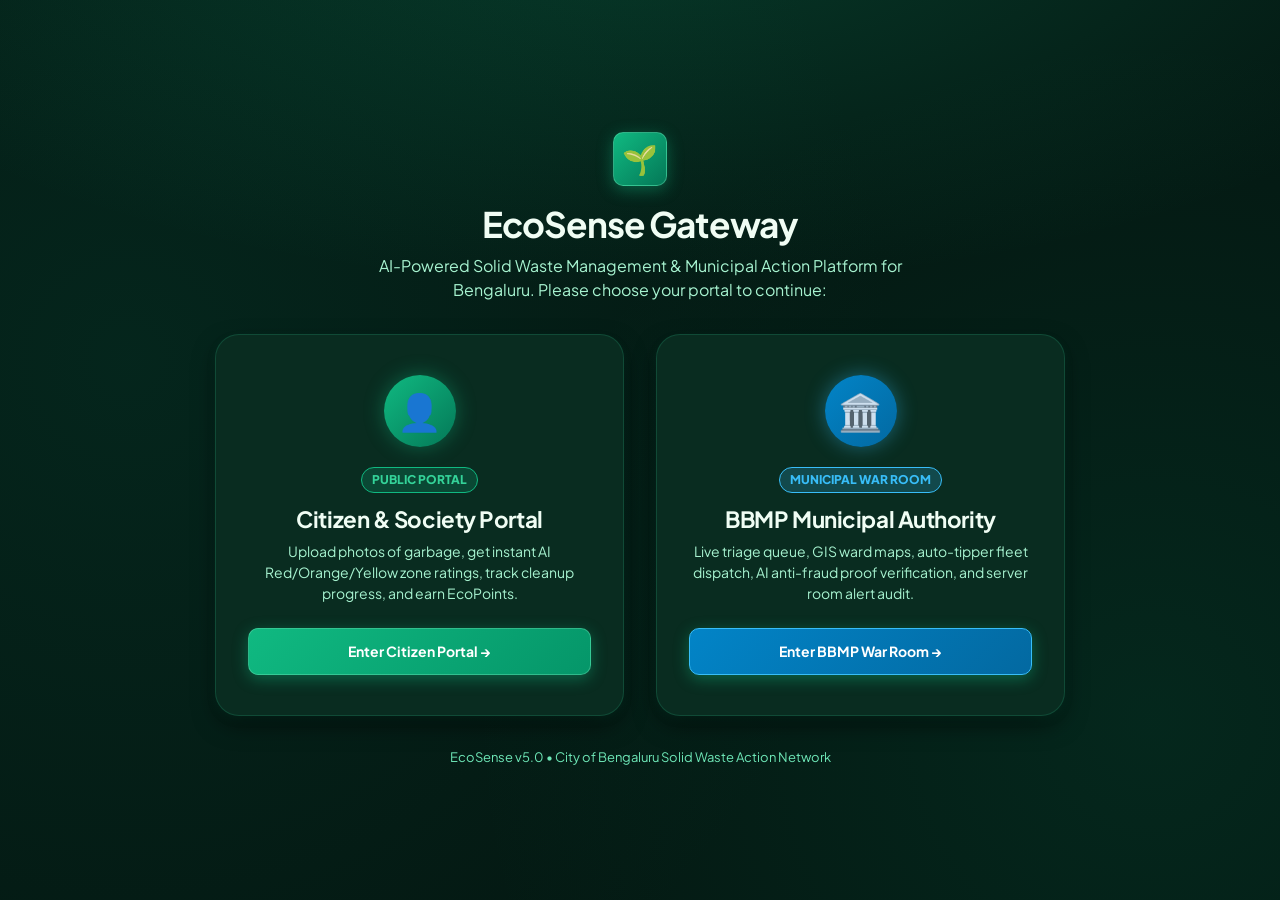
<file: login.html>
<!DOCTYPE html>
<html lang="en">
<head>
  <meta charset="UTF-8">
  <meta name="viewport" content="width=device-width, initial-scale=1.0">
  <title>EcoSense - Choose Your Login Gateway</title>
  <meta name="description" content="Select your portal: Citizen Garbage Reporting or BBMP Municipal Authority Command.">

  <link rel="stylesheet" href="styles/main.css">
  <style>
    .gateway-wrapper {
      min-height: 100vh;
      display: flex;
      flex-direction: column;
      align-items: center;
      justify-content: center;
      padding: 2rem 1.5rem;
    }
    .portal-cards-grid {
      display: grid;
      grid-template-columns: 1fr 1fr;
      gap: 2rem;
      max-width: 850px;
      width: 100%;
      margin-top: 2rem;
    }
    @media (max-width: 768px) {
      .portal-cards-grid {
        grid-template-columns: 1fr;
      }
    }
    .choice-card {
      background: var(--bg-surface);
      border: 1px solid var(--border-subtle);
      border-radius: var(--radius-xl);
      padding: 2.5rem 2rem;
      display: flex;
      flex-direction: column;
      align-items: center;
      text-align: center;
      text-decoration: none;
      box-shadow: var(--shadow-lg);
      transition: all 0.3s cubic-bezier(0.175, 0.885, 0.32, 1.275);
      position: relative;
      overflow: hidden;
    }
    .choice-card:hover {
      transform: translateY(-6px);
      box-shadow: 0 20px 40px rgba(0, 0, 0, 0.7);
    }
    .choice-card.citizen:hover {
      border-color: var(--brand-400);
      box-shadow: 0 15px 35px rgba(16, 185, 129, 0.3);
    }
    .choice-card.bbmp:hover {
      border-color: #38bdf8;
      box-shadow: 0 15px 35px rgba(56, 189, 248, 0.3);
    }
    .portal-avatar {
      width: 72px;
      height: 72px;
      border-radius: 50%;
      display: flex;
      align-items: center;
      justify-content: center;
      font-size: 2.25rem;
      margin-bottom: 1.25rem;
    }
    .portal-avatar.citizen {
      background: linear-gradient(135deg, #10b981, #047857);
      box-shadow: 0 0 20px rgba(16, 185, 129, 0.4);
    }
    .portal-avatar.bbmp {
      background: linear-gradient(135deg, #0284c7, #0369a1);
      box-shadow: 0 0 20px rgba(56, 189, 248, 0.4);
    }
  </style>
</head>
<body>

  <div class="gateway-wrapper">
    <div style="text-align: center; max-width: 600px;">
      <div class="brand-icon" style="margin: 0 auto 1rem; width: 54px; height: 54px; font-size: 1.8rem;">🌱</div>
      <h1 style="font-size: 2.2rem; color: #f0fdf4; letter-spacing: -0.03em;">EcoSense Gateway</h1>
      <p style="font-size: 1rem; color: var(--text-secondary); margin-top: 0.5rem;">
        AI-Powered Solid Waste Management & Municipal Action Platform for Bengaluru. Please choose your portal to continue:
      </p>
    </div>

    <div class="portal-cards-grid">
      <!-- Card 1: Citizen -->
      <a href="login-citizen.html" class="choice-card citizen">
        <div class="portal-avatar citizen">👤</div>
        <span class="auth-badge" style="color:#34d399; background:rgba(16,185,129,0.2); border:1px solid #10b981; padding:0.2rem 0.6rem; border-radius:999px; font-size:0.75rem; font-weight:800; margin-bottom:0.75rem;">
          PUBLIC PORTAL
        </span>
        <h2 style="font-size: 1.4rem; color: #f0fdf4; margin-bottom: 0.5rem;">Citizen & Society Portal</h2>
        <p style="font-size: 0.875rem; color: var(--text-secondary); line-height: 1.5; margin-bottom: 1.5rem;">
          Upload photos of garbage, get instant AI Red/Orange/Yellow zone ratings, track cleanup progress, and earn EcoPoints.
        </p>
        <div class="btn btn-primary" style="width: 100%;">
          Enter Citizen Portal &rarr;
        </div>
      </a>

      <!-- Card 2: BBMP -->
      <a href="login-bbmp.html" class="choice-card bbmp">
        <div class="portal-avatar bbmp">🏛️</div>
        <span class="auth-badge" style="color:#38bdf8; background:rgba(56,189,248,0.2); border:1px solid #38bdf8; padding:0.2rem 0.6rem; border-radius:999px; font-size:0.75rem; font-weight:800; margin-bottom:0.75rem;">
          MUNICIPAL WAR ROOM
        </span>
        <h2 style="font-size: 1.4rem; color: #f0fdf4; margin-bottom: 0.5rem;">BBMP Municipal Authority</h2>
        <p style="font-size: 0.875rem; color: var(--text-secondary); line-height: 1.5; margin-bottom: 1.5rem;">
          Live triage queue, GIS ward maps, auto-tipper fleet dispatch, AI anti-fraud proof verification, and server room alert audit.
        </p>
        <div class="btn btn-primary" style="width: 100%; background: linear-gradient(135deg, #0284c7, #0369a1); border-color: #38bdf8;">
          Enter BBMP War Room &rarr;
        </div>
      </a>
    </div>

    <div style="margin-top: 2rem; color: var(--text-tertiary); font-size: 0.8125rem;">
      EcoSense v5.0 • City of Bengaluru Solid Waste Action Network
    </div>
  </div>

</body>
</html>
</file>
<file: styles/main.css>
/* ==========================================================================
   EcoSense Design System & Stylesheet
   Lush Botanical Emerald & Sage Eco-Green Theme
   ========================================================================== */

@import url('https://fonts.googleapis.com/css2?family=Plus+Jakarta+Sans:wght@300;400;500;600;700;800&family=JetBrains+Mono:wght@400;500;600&display=swap');

:root {
  /* Core Botanical Green Palette */
  --brand-50: #f0fdf4;
  --brand-100: #dcfce7;
  --brand-200: #bbf7d0;
  --brand-300: #86efac;
  --brand-400: #4ade80;
  --brand-500: #10b981;
  --brand-600: #059669;
  --brand-700: #047857;
  --brand-800: #065f46;
  --brand-900: #064e3b;
  --brand-950: #022c22;

  /* Zone Severity Colors (High Contrast on Green) */
  --zone-red: #ef4444;
  --zone-red-bg: rgba(239, 68, 68, 0.16);
  --zone-red-border: rgba(239, 68, 68, 0.45);
  
  --zone-orange: #f97316;
  --zone-orange-bg: rgba(249, 115, 22, 0.16);
  --zone-orange-border: rgba(249, 115, 22, 0.45);

  --zone-yellow: #eab308;
  --zone-yellow-bg: rgba(234, 179, 8, 0.16);
  --zone-yellow-border: rgba(234, 179, 8, 0.45);

  --zone-green: #10b981;
  --zone-green-bg: rgba(16, 185, 129, 0.2);
  --zone-green-border: rgba(16, 185, 129, 0.5);

  /* Deep Botanical Forest Surfaces */
  --bg-body: #041812;
  --bg-surface: #092c20;
  --bg-surface-elevated: #0f3c2d;
  --bg-surface-glass: rgba(8, 38, 28, 0.88);
  --bg-surface-subtle: rgba(52, 211, 153, 0.05);

  --text-primary: #f0fdf4;
  --text-secondary: #a7f3d0;
  --text-tertiary: #6ee7b7;
  --border-subtle: rgba(52, 211, 153, 0.18);
  --border-focus: rgba(52, 211, 153, 0.6);

  /* BBMP Municipal Accents */
  --bbmp-navy: #0e3b43;
  --bbmp-accent: #38bdf8;
  --bbmp-gold: #fbbf24;

  /* Elevation Shadows & Green Glow */
  --shadow-sm: 0 1px 2px 0 rgba(0, 0, 0, 0.4);
  --shadow-md: 0 4px 10px -1px rgba(0, 0, 0, 0.5), 0 2px 4px -2px rgba(4, 120, 87, 0.2);
  --shadow-lg: 0 10px 25px -3px rgba(0, 0, 0, 0.6), 0 4px 12px -4px rgba(16, 185, 129, 0.25);
  --shadow-glow-emerald: 0 0 24px rgba(16, 185, 129, 0.35);
  --shadow-glow-red: 0 0 20px rgba(239, 68, 68, 0.5);
  --shadow-glow-green: 0 0 24px rgba(16, 185, 129, 0.5);

  /* Layout & Sizing */
  --radius-sm: 6px;
  --radius-md: 10px;
  --radius-lg: 16px;
  --radius-xl: 24px;
  --radius-full: 9999px;
  --font-sans: 'Plus Jakarta Sans', -apple-system, BlinkMacSystemFont, 'Segoe UI', Roboto, sans-serif;
  --font-mono: 'JetBrains Mono', monospace;
  --header-height: 72px;
}

/* Reset & Box Sizing */
*, *::before, *::after {
  box-sizing: border-box;
  margin: 0;
  padding: 0;
}

body {
  font-family: var(--font-sans);
  background-color: var(--bg-body);
  background-image: 
    radial-gradient(ellipse 100% 60% at 50% -10%, rgba(16, 185, 129, 0.2) 0%, transparent 70%),
    radial-gradient(circle at 90% 80%, rgba(5, 150, 105, 0.12) 0%, transparent 50%),
    radial-gradient(circle at 10% 40%, rgba(6, 78, 59, 0.25) 0%, transparent 60%);
  background-attachment: fixed;
  color: var(--text-primary);
  line-height: 1.5;
  min-height: 100vh;
  overflow-x: hidden;
  -webkit-font-smoothing: antialiased;
}

/* Base Typography */
h1, h2, h3, h4, h5, h6 {
  font-weight: 700;
  color: var(--text-primary);
  line-height: 1.25;
  letter-spacing: -0.02em;
}

p {
  color: var(--text-secondary);
}

a {
  color: var(--brand-400);
  text-decoration: none;
  transition: color 0.2s ease;
}
a:hover {
  color: var(--brand-300);
}

button, input, select, textarea {
  font-family: inherit;
  font-size: inherit;
  color: inherit;
}

/* ==========================================================================
   Header & Role Switcher
   ========================================================================== */
.site-header {
  position: sticky;
  top: 0;
  z-index: 1000;
  height: var(--header-height);
  background: var(--bg-surface-glass);
  backdrop-filter: blur(20px);
  border-bottom: 1px solid var(--border-subtle);
  display: flex;
  align-items: center;
  justify-content: space-between;
  padding: 0 1.5rem;
  box-shadow: 0 4px 20px rgba(0, 0, 0, 0.3);
}

.header-brand {
  display: flex;
  align-items: center;
  gap: 0.75rem;
}

.brand-icon {
  width: 40px;
  height: 40px;
  background: linear-gradient(135deg, #10b981, #047857);
  border: 1px solid rgba(110, 231, 183, 0.4);
  border-radius: var(--radius-md);
  display: flex;
  align-items: center;
  justify-content: center;
  color: #fff;
  font-size: 1.35rem;
  box-shadow: 0 4px 16px rgba(16, 185, 129, 0.4);
}

.brand-text h1 {
  font-size: 1.35rem;
  font-weight: 800;
  letter-spacing: -0.03em;
  display: flex;
  align-items: center;
  gap: 0.45rem;
  color: #f0fdf4;
}

.brand-tag {
  font-size: 0.65rem;
  font-weight: 800;
  text-transform: uppercase;
  background: rgba(16, 185, 129, 0.25);
  color: #6ee7b7;
  padding: 0.2rem 0.5rem;
  border-radius: var(--radius-full);
  border: 1px solid #10b981;
  letter-spacing: 0.06em;
}

.header-nav {
  display: flex;
  align-items: center;
  background: rgba(6, 78, 59, 0.4);
  padding: 0.3rem;
  border-radius: var(--radius-full);
  border: 1px solid var(--border-subtle);
  gap: 0.25rem;
}

.nav-tab {
  background: transparent;
  border: none;
  color: var(--text-secondary);
  padding: 0.5rem 1.1rem;
  font-size: 0.875rem;
  font-weight: 600;
  border-radius: var(--radius-full);
  cursor: pointer;
  display: flex;
  align-items: center;
  gap: 0.5rem;
  transition: all 0.2s ease;
}

.nav-tab:hover {
  color: #fff;
  background: rgba(16, 185, 129, 0.15);
}

.nav-tab.active {
  background: linear-gradient(135deg, #0f4c3a, #065f46);
  color: #f0fdf4;
  border: 1px solid rgba(52, 211, 153, 0.3);
  box-shadow: 0 2px 10px rgba(0, 0, 0, 0.3);
}

.header-actions {
  display: flex;
  align-items: center;
  gap: 0.75rem;
}

/* Dual Role Toggle Switch */
.role-toggle-wrapper {
  display: flex;
  align-items: center;
  background: rgba(4, 24, 18, 0.7);
  padding: 0.25rem;
  border-radius: var(--radius-full);
  border: 1px solid var(--border-subtle);
}

.role-btn {
  display: flex;
  align-items: center;
  gap: 0.4rem;
  padding: 0.45rem 0.95rem;
  font-size: 0.8125rem;
  font-weight: 700;
  border: none;
  background: transparent;
  color: var(--text-secondary);
  border-radius: var(--radius-full);
  cursor: pointer;
  transition: all 0.25s ease;
}

.role-btn.active.citizen-role {
  background: linear-gradient(135deg, #10b981, #059669);
  color: #fff;
  box-shadow: 0 2px 12px rgba(16, 185, 129, 0.4);
}

.role-btn.active.bbmp-role {
  background: linear-gradient(135deg, #0284c7, #0369a1);
  color: #fff;
  box-shadow: 0 2px 12px rgba(2, 132, 199, 0.4);
}

.ecopoints-pill {
  display: flex;
  align-items: center;
  gap: 0.45rem;
  background: rgba(234, 179, 8, 0.15);
  border: 1px solid rgba(234, 179, 8, 0.4);
  color: #fde047;
  font-weight: 800;
  font-size: 0.8125rem;
  padding: 0.45rem 0.85rem;
  border-radius: var(--radius-full);
  box-shadow: 0 0 12px rgba(234, 179, 8, 0.2);
}

/* ==========================================================================
   Layout Containers
   ========================================================================== */
.main-container {
  max-width: 1440px;
  margin: 0 auto;
  padding: 1.75rem 1.5rem;
}

.view-section {
  display: none;
  animation: fadeIn 0.3s ease forwards;
}

.view-section.active {
  display: block;
}

@keyframes fadeIn {
  from { opacity: 0; transform: translateY(8px); }
  to { opacity: 1; transform: translateY(0); }
}

/* Quick Status Banners */
.banner-grid {
  display: grid;
  grid-template-columns: repeat(auto-fit, minmax(220px, 1fr));
  gap: 1.15rem;
  margin-bottom: 1.75rem;
}

.stat-card {
  background: var(--bg-surface);
  border: 1px solid var(--border-subtle);
  border-radius: var(--radius-lg);
  padding: 1.35rem;
  display: flex;
  align-items: center;
  gap: 1rem;
  position: relative;
  overflow: hidden;
  box-shadow: var(--shadow-md);
  transition: transform 0.2s ease, border-color 0.2s ease;
}

.stat-card::before {
  content: '';
  position: absolute;
  top: 0;
  left: 0;
  right: 0;
  height: 2px;
  background: linear-gradient(90deg, transparent, rgba(52, 211, 153, 0.4), transparent);
}

.stat-card:hover {
  transform: translateY(-2px);
  border-color: rgba(52, 211, 153, 0.35);
  box-shadow: var(--shadow-lg), var(--shadow-glow-emerald);
}

.stat-icon {
  width: 50px;
  height: 50px;
  border-radius: var(--radius-md);
  display: flex;
  align-items: center;
  justify-content: center;
  font-size: 1.6rem;
}

.stat-icon.red { background: var(--zone-red-bg); color: var(--zone-red); border: 1px solid var(--zone-red-border); }
.stat-icon.orange { background: var(--zone-orange-bg); color: var(--zone-orange); border: 1px solid var(--zone-orange-border); }
.stat-icon.yellow { background: var(--zone-yellow-bg); color: var(--zone-yellow); border: 1px solid var(--zone-yellow-border); }
.stat-icon.green { background: var(--zone-green-bg); color: var(--zone-green); border: 1px solid var(--zone-green-border); }
.stat-icon.blue { background: rgba(56, 189, 248, 0.15); color: #38bdf8; border: 1px solid rgba(56, 189, 248, 0.35); }

.stat-data h3 {
  font-size: 1.6rem;
  font-weight: 800;
  line-height: 1;
  color: #f0fdf4;
}

.stat-data p {
  font-size: 0.8125rem;
  font-weight: 600;
  margin-top: 0.3rem;
  color: var(--text-secondary);
}

/* ==========================================================================
   Citizen Reporting Hub
   ========================================================================== */
.reporting-grid {
  display: grid;
  grid-template-columns: 1.15fr 0.85fr;
  gap: 1.5rem;
  margin-bottom: 2rem;
}

@media (max-width: 1024px) {
  .reporting-grid {
    grid-template-columns: 1fr;
  }
}

.panel-card {
  background: var(--bg-surface);
  border: 1px solid var(--border-subtle);
  border-radius: var(--radius-xl);
  padding: 1.75rem;
  position: relative;
  box-shadow: var(--shadow-lg);
}

.panel-header {
  display: flex;
  align-items: center;
  justify-content: space-between;
  margin-bottom: 1.25rem;
  padding-bottom: 0.85rem;
  border-bottom: 1px solid var(--border-subtle);
}

.panel-title {
  display: flex;
  align-items: center;
  gap: 0.65rem;
  font-size: 1.15rem;
  font-weight: 700;
  color: #f0fdf4;
}

.panel-title .icon-badge {
  width: 34px;
  height: 34px;
  border-radius: var(--radius-sm);
  background: rgba(16, 185, 129, 0.2);
  color: #34d399;
  display: flex;
  align-items: center;
  justify-content: center;
  border: 1px solid rgba(52, 211, 153, 0.3);
}

/* Upload Dropzone */
.upload-dropzone {
  border: 2px dashed rgba(52, 211, 153, 0.3);
  border-radius: var(--radius-lg);
  padding: 2rem 1.5rem;
  text-align: center;
  cursor: pointer;
  transition: all 0.25s ease;
  background: rgba(4, 24, 18, 0.5);
  position: relative;
}

.upload-dropzone:hover, .upload-dropzone.dragover {
  border-color: var(--brand-400);
  background: rgba(16, 185, 129, 0.08);
  box-shadow: 0 0 20px rgba(16, 185, 129, 0.15);
}

.dropzone-content {
  display: flex;
  flex-direction: column;
  align-items: center;
  gap: 0.75rem;
}

.dropzone-icon {
  font-size: 2.75rem;
  color: var(--brand-400);
}

.dropzone-hint {
  font-size: 0.75rem;
  color: var(--text-tertiary);
}

/* Sample Quick Presets */
.preset-section {
  margin-top: 1rem;
}
.preset-label {
  font-size: 0.75rem;
  font-weight: 700;
  text-transform: uppercase;
  color: var(--text-tertiary);
  letter-spacing: 0.05em;
  margin-bottom: 0.5rem;
}
.preset-pills {
  display: flex;
  flex-wrap: wrap;
  gap: 0.5rem;
}
.preset-pill {
  background: var(--bg-surface-elevated);
  border: 1px solid var(--border-subtle);
  color: var(--text-secondary);
  font-size: 0.75rem;
  font-weight: 600;
  padding: 0.4rem 0.8rem;
  border-radius: var(--radius-full);
  cursor: pointer;
  transition: all 0.2s ease;
}
.preset-pill:hover {
  border-color: var(--brand-400);
  color: #fff;
  background: rgba(16, 185, 129, 0.2);
}

/* Form Controls */
.form-group {
  margin-top: 1.25rem;
}
.form-label {
  display: block;
  font-size: 0.8125rem;
  font-weight: 600;
  margin-bottom: 0.4rem;
  color: var(--text-secondary);
}
.form-input, .form-select, .form-textarea {
  width: 100%;
  background: var(--bg-surface-elevated);
  border: 1px solid var(--border-subtle);
  border-radius: var(--radius-md);
  padding: 0.7rem 0.9rem;
  color: var(--text-primary);
  font-size: 0.875rem;
  transition: border-color 0.2s ease, box-shadow 0.2s ease;
}
.form-input:focus, .form-select:focus, .form-textarea:focus {
  outline: none;
  border-color: var(--brand-400);
  box-shadow: 0 0 0 3px rgba(52, 211, 153, 0.25);
}
.form-row {
  display: grid;
  grid-template-columns: 1fr 1fr;
  gap: 1rem;
}
@media (max-width: 640px) {
  .form-row {
    grid-template-columns: 1fr;
  }
}

.gps-badge {
  display: inline-flex;
  align-items: center;
  gap: 0.35rem;
  font-size: 0.75rem;
  font-weight: 700;
  color: var(--brand-400);
  background: rgba(16, 185, 129, 0.15);
  padding: 0.25rem 0.6rem;
  border-radius: var(--radius-sm);
  border: 1px solid rgba(52, 211, 153, 0.3);
  margin-top: 0.35rem;
}

/* ==========================================================================
   AI Vision Inspection Scanner
   ========================================================================== */
.ai-preview-container {
  position: relative;
  width: 100%;
  aspect-ratio: 16/10;
  background: #02120e;
  border-radius: var(--radius-lg);
  overflow: hidden;
  border: 1px solid var(--border-subtle);
  display: flex;
  align-items: center;
  justify-content: center;
}

.ai-preview-img {
  width: 100%;
  height: 100%;
  object-fit: cover;
  display: block;
}

/* Radar Scan Line */
.ai-scan-laser {
  position: absolute;
  top: 0;
  left: 0;
  width: 100%;
  height: 3px;
  background: linear-gradient(90deg, transparent, #34d399, #10b981, transparent);
  box-shadow: 0 0 15px #34d399, 0 0 30px #10b981;
  z-index: 10;
  animation: laserScan 2.5s infinite ease-in-out;
  display: none;
}

.ai-scanning .ai-scan-laser {
  display: block;
}

@keyframes laserScan {
  0% { top: 0%; opacity: 0.8; }
  50% { top: 96%; opacity: 1; }
  100% { top: 0%; opacity: 0.8; }
}

/* AI Detection Bounding Boxes Overlay */
.ai-bbox-layer {
  position: absolute;
  inset: 0;
  pointer-events: none;
  z-index: 5;
}

.bbox-tag {
  position: absolute;
  border: 2px solid;
  border-radius: 4px;
  transition: all 0.3s ease;
  animation: popBbox 0.4s cubic-bezier(0.175, 0.885, 0.32, 1.275);
}

.bbox-tag.red {
  border-color: var(--zone-red);
  background: rgba(239, 68, 68, 0.2);
}
.bbox-tag.orange {
  border-color: var(--zone-orange);
  background: rgba(249, 115, 22, 0.2);
}
.bbox-tag.yellow {
  border-color: var(--zone-yellow);
  background: rgba(234, 179, 8, 0.2);
}

.bbox-label {
  position: absolute;
  top: -24px;
  left: -2px;
  font-size: 0.65rem;
  font-weight: 700;
  padding: 2px 6px;
  border-radius: 3px;
  color: #fff;
  white-space: nowrap;
  font-family: var(--font-mono);
  letter-spacing: 0.02em;
}

.bbox-tag.red .bbox-label { background: var(--zone-red); }
.bbox-tag.orange .bbox-label { background: var(--zone-orange); }
.bbox-tag.yellow .bbox-label { background: var(--zone-yellow); }

@keyframes popBbox {
  from { transform: scale(0.9); opacity: 0; }
  to { transform: scale(1); opacity: 1; }
}

/* AI Score Breakdown & Zone Result Card */
.ai-results-panel {
  margin-top: 1.25rem;
  background: var(--bg-surface-elevated);
  border-radius: var(--radius-lg);
  padding: 1.25rem;
  border: 1px solid var(--border-subtle);
}

.zone-badge-card {
  display: flex;
  align-items: center;
  justify-content: space-between;
  padding: 1rem;
  border-radius: var(--radius-md);
  margin-bottom: 1rem;
  border: 1px solid transparent;
}

.zone-badge-card.red {
  background: var(--zone-red-bg);
  border-color: var(--zone-red-border);
}
.zone-badge-card.orange {
  background: var(--zone-orange-bg);
  border-color: var(--zone-orange-border);
}
.zone-badge-card.yellow {
  background: var(--zone-yellow-bg);
  border-color: var(--zone-yellow-border);
}

.zone-title-group {
  display: flex;
  align-items: center;
  gap: 0.75rem;
}

.zone-indicator-pulse {
  width: 14px;
  height: 14px;
  border-radius: 50%;
  position: relative;
}
.zone-badge-card.red .zone-indicator-pulse { background: var(--zone-red); box-shadow: 0 0 12px var(--zone-red); }
.zone-badge-card.orange .zone-indicator-pulse { background: var(--zone-orange); box-shadow: 0 0 12px var(--zone-orange); }
.zone-badge-card.yellow .zone-indicator-pulse { background: var(--zone-yellow); box-shadow: 0 0 12px var(--zone-yellow); }

.zone-name {
  font-weight: 800;
  font-size: 1.1rem;
}
.zone-badge-card.red .zone-name { color: #fca5a5; }
.zone-badge-card.orange .zone-name { color: #fdba74; }
.zone-badge-card.yellow .zone-name { color: #fef08a; }

.sla-pill {
  font-size: 0.75rem;
  font-weight: 700;
  padding: 0.35rem 0.75rem;
  border-radius: var(--radius-full);
  background: rgba(0, 0, 0, 0.5);
  color: #fff;
  border: 1px solid rgba(255, 255, 255, 0.2);
}

/* Material Progress Bars */
.material-breakdown {
  display: flex;
  flex-direction: column;
  gap: 0.6rem;
}

.mat-item {
  display: grid;
  grid-template-columns: 90px 1fr 40px;
  align-items: center;
  gap: 0.75rem;
  font-size: 0.75rem;
  font-weight: 600;
}

.mat-bar-bg {
  height: 7px;
  background: rgba(0, 0, 0, 0.4);
  border-radius: var(--radius-full);
  overflow: hidden;
  border: 1px solid rgba(52, 211, 153, 0.15);
}

.mat-bar-fill {
  height: 100%;
  border-radius: var(--radius-full);
  transition: width 0.8s ease;
}

/* Action Buttons */
.btn {
  display: inline-flex;
  align-items: center;
  justify-content: center;
  gap: 0.5rem;
  font-weight: 700;
  font-size: 0.875rem;
  padding: 0.75rem 1.5rem;
  border-radius: var(--radius-md);
  border: none;
  cursor: pointer;
  transition: all 0.2s ease;
}

.btn-primary {
  background: linear-gradient(135deg, #10b981, #059669);
  color: #fff;
  border: 1px solid rgba(110, 231, 183, 0.4);
  box-shadow: 0 4px 15px rgba(16, 185, 129, 0.4);
}
.btn-primary:hover {
  background: linear-gradient(135deg, #059669, #047857);
  transform: translateY(-1px);
  box-shadow: 0 6px 20px rgba(16, 185, 129, 0.55);
}

.btn-secondary {
  background: var(--bg-surface-elevated);
  border: 1px solid var(--border-subtle);
  color: var(--text-primary);
}
.btn-secondary:hover {
  background: rgba(16, 185, 129, 0.15);
  border-color: rgba(52, 211, 153, 0.4);
}

.btn-danger {
  background: var(--zone-red);
  color: #fff;
}
.btn-danger:hover {
  background: #dc2626;
}

.btn-block {
  width: 100%;
}

/* ==========================================================================
   Live Incident Map View
   ========================================================================== */
.map-view-wrapper {
  display: grid;
  grid-template-columns: 1fr 380px;
  gap: 1.5rem;
  height: calc(100vh - var(--header-height) - 4rem);
  min-height: 600px;
}

@media (max-width: 1024px) {
  .map-view-wrapper {
    grid-template-columns: 1fr;
    height: auto;
  }
}

.map-card {
  position: relative;
  border-radius: var(--radius-xl);
  overflow: hidden;
  border: 1px solid var(--border-subtle);
  background: #02120e;
  min-height: 520px;
  box-shadow: var(--shadow-lg);
}

#leaflet-map {
  width: 100%;
  height: 100%;
  min-height: 520px;
  z-index: 1;
}

.map-floating-controls {
  position: absolute;
  top: 1rem;
  left: 1rem;
  z-index: 500;
  display: flex;
  flex-wrap: wrap;
  gap: 0.5rem;
  background: var(--bg-surface-glass);
  backdrop-filter: blur(16px);
  padding: 0.5rem;
  border-radius: var(--radius-lg);
  border: 1px solid var(--border-subtle);
  box-shadow: 0 4px 15px rgba(0, 0, 0, 0.4);
}

.filter-btn {
  padding: 0.4rem 0.8rem;
  font-size: 0.75rem;
  font-weight: 700;
  border-radius: var(--radius-md);
  border: 1px solid transparent;
  background: transparent;
  color: var(--text-secondary);
  cursor: pointer;
  display: flex;
  align-items: center;
  gap: 0.35rem;
  transition: all 0.2s ease;
}

.filter-btn:hover {
  color: #fff;
  background: rgba(16, 185, 129, 0.15);
}

.filter-btn.active {
  background: var(--bg-surface-elevated);
  color: #fff;
  border-color: var(--border-subtle);
}

.filter-btn.active.filter-red { border-color: var(--zone-red); color: #fca5a5; }
.filter-btn.active.filter-orange { border-color: var(--zone-orange); color: #fdba74; }
.filter-btn.active.filter-yellow { border-color: var(--zone-yellow); color: #fef08a; }
.filter-btn.active.filter-green { border-color: var(--zone-green); color: #6ee7b7; }

/* Map Incident Sidebar */
.map-sidebar {
  display: flex;
  flex-direction: column;
  background: var(--bg-surface);
  border-radius: var(--radius-xl);
  border: 1px solid var(--border-subtle);
  overflow: hidden;
  height: 100%;
  box-shadow: var(--shadow-lg);
}

.sidebar-header {
  padding: 1.25rem;
  border-bottom: 1px solid var(--border-subtle);
  display: flex;
  align-items: center;
  justify-content: space-between;
}

.sidebar-incidents-list {
  flex: 1;
  overflow-y: auto;
  padding: 1rem;
  display: flex;
  flex-direction: column;
  gap: 0.75rem;
}

.incident-card-item {
  background: var(--bg-surface-elevated);
  border: 1px solid var(--border-subtle);
  border-radius: var(--radius-md);
  padding: 0.85rem;
  cursor: pointer;
  transition: all 0.2s ease;
  display: flex;
  gap: 0.75rem;
}

.incident-card-item:hover, .incident-card-item.selected {
  border-color: var(--brand-400);
  background: rgba(16, 185, 129, 0.12);
  transform: translateX(3px);
}

.incident-thumb {
  width: 68px;
  height: 68px;
  border-radius: var(--radius-sm);
  object-fit: cover;
  flex-shrink: 0;
  border: 1px solid rgba(52, 211, 153, 0.2);
}

.incident-info {
  flex: 1;
  min-width: 0;
}

.incident-header-row {
  display: flex;
  align-items: center;
  justify-content: space-between;
  gap: 0.5rem;
  margin-bottom: 0.2rem;
}

.incident-loc {
  font-size: 0.8125rem;
  font-weight: 700;
  color: var(--text-primary);
  white-space: nowrap;
  overflow: hidden;
  text-overflow: ellipsis;
}

.incident-meta {
  font-size: 0.75rem;
  color: var(--text-tertiary);
}

/* Custom Leaflet Map Markers */
.custom-zone-pin {
  display: flex;
  align-items: center;
  justify-content: center;
  width: 32px;
  height: 32px;
  border-radius: 50%;
  border: 2px solid #fff;
  box-shadow: 0 4px 10px rgba(0, 0, 0, 0.5);
  color: #fff;
  font-weight: 800;
  font-size: 0.75rem;
  cursor: pointer;
  transition: transform 0.2s ease;
}

.custom-zone-pin:hover {
  transform: scale(1.25);
  z-index: 1000 !important;
}

.pin-red { background: var(--zone-red); box-shadow: 0 0 14px var(--zone-red); }
.pin-orange { background: var(--zone-orange); box-shadow: 0 0 14px var(--zone-orange); }
.pin-yellow { background: var(--zone-yellow); color: #000; box-shadow: 0 0 14px var(--zone-yellow); }
.pin-green { background: var(--zone-green); box-shadow: 0 0 16px var(--zone-green); }

/* ==========================================================================
   BBMP Municipal Authority Operations Hub
   ========================================================================== */
.bbmp-toolbar {
  display: flex;
  align-items: center;
  justify-content: space-between;
  flex-wrap: wrap;
  gap: 1rem;
  background: var(--bg-surface);
  border: 1px solid var(--border-subtle);
  border-radius: var(--radius-lg);
  padding: 1rem 1.5rem;
  margin-bottom: 1.5rem;
  box-shadow: var(--shadow-md);
}

.bbmp-badge-tag {
  display: flex;
  align-items: center;
  gap: 0.5rem;
  font-size: 0.8125rem;
  font-weight: 700;
  color: #38bdf8;
  background: rgba(56, 189, 248, 0.15);
  padding: 0.35rem 0.85rem;
  border-radius: var(--radius-full);
  border: 1px solid rgba(56, 189, 248, 0.35);
}

.bbmp-grid {
  display: grid;
  grid-template-columns: repeat(auto-fill, minmax(340px, 1fr));
  gap: 1.25rem;
}

.incident-action-card {
  background: var(--bg-surface);
  border: 1px solid var(--border-subtle);
  border-radius: var(--radius-lg);
  overflow: hidden;
  display: flex;
  flex-direction: column;
  box-shadow: var(--shadow-md);
  transition: transform 0.2s ease, border-color 0.2s ease;
}

.incident-action-card:hover {
  border-color: rgba(52, 211, 153, 0.4);
  transform: translateY(-2px);
  box-shadow: var(--shadow-lg), var(--shadow-glow-emerald);
}

.incident-action-card.status-red { border-left: 4px solid var(--zone-red); }
.incident-action-card.status-orange { border-left: 4px solid var(--zone-orange); }
.incident-action-card.status-yellow { border-left: 4px solid var(--zone-yellow); }
.incident-action-card.status-resolved { border-left: 4px solid var(--zone-green); }

.card-image-wrap {
  position: relative;
  width: 100%;
  height: 180px;
  background: #02120e;
}

.card-image-wrap img {
  width: 100%;
  height: 100%;
  object-fit: cover;
}

.card-zone-tag {
  position: absolute;
  top: 0.75rem;
  left: 0.75rem;
  font-size: 0.75rem;
  font-weight: 800;
  padding: 0.25rem 0.65rem;
  border-radius: var(--radius-full);
  backdrop-filter: blur(8px);
  color: #fff;
}

.card-body {
  padding: 1.25rem;
  flex: 1;
  display: flex;
  flex-direction: column;
  gap: 0.75rem;
}

.card-location {
  font-size: 1.05rem;
  font-weight: 700;
  color: #f0fdf4;
}

.card-meta-chips {
  display: flex;
  flex-wrap: wrap;
  gap: 0.4rem;
}

.meta-chip {
  font-size: 0.7rem;
  font-weight: 600;
  background: var(--bg-surface-elevated);
  border: 1px solid rgba(52, 211, 153, 0.15);
  padding: 0.25rem 0.55rem;
  border-radius: var(--radius-sm);
  color: var(--text-secondary);
}

.card-footer-actions {
  padding: 1rem 1.25rem;
  border-top: 1px solid var(--border-subtle);
  background: rgba(4, 24, 18, 0.4);
  display: flex;
  align-items: center;
  justify-content: space-between;
  gap: 0.5rem;
}

/* ==========================================================================
   Before/After Comparison Viewer & Modals
   ========================================================================== */
.modal-overlay {
  position: fixed;
  inset: 0;
  background: rgba(2, 18, 14, 0.85);
  backdrop-filter: blur(10px);
  z-index: 2000;
  display: none;
  align-items: center;
  justify-content: center;
  padding: 1.5rem;
}

.modal-overlay.active {
  display: flex;
}

.modal-card {
  background: var(--bg-surface);
  border: 1px solid var(--border-subtle);
  border-radius: var(--radius-xl);
  max-width: 650px;
  width: 100%;
  max-height: 90vh;
  overflow-y: auto;
  padding: 2rem;
  position: relative;
  box-shadow: 0 10px 30px rgba(0, 0, 0, 0.7), var(--shadow-glow-emerald);
  animation: modalPop 0.25s cubic-bezier(0.175, 0.885, 0.32, 1.275);
}

@keyframes modalPop {
  from { opacity: 0; transform: scale(0.95); }
  to { opacity: 1; transform: scale(1); }
}

.modal-close-btn {
  position: absolute;
  top: 1.25rem;
  right: 1.25rem;
  background: var(--bg-surface-elevated);
  border: 1px solid var(--border-subtle);
  color: var(--text-secondary);
  width: 34px;
  height: 34px;
  border-radius: 50%;
  cursor: pointer;
  display: flex;
  align-items: center;
  justify-content: center;
  font-size: 1.1rem;
}
.modal-close-btn:hover {
  color: #fff;
  background: rgba(16, 185, 129, 0.2);
}

/* Before / After Slider Component */
.compare-container {
  position: relative;
  width: 100%;
  aspect-ratio: 16/10;
  border-radius: var(--radius-lg);
  overflow: hidden;
  margin: 1rem 0;
  border: 1px solid var(--border-subtle);
}

.compare-img {
  position: absolute;
  top: 0;
  left: 0;
  width: 100%;
  height: 100%;
  object-fit: cover;
}

.compare-overlay {
  position: absolute;
  top: 0;
  left: 0;
  height: 100%;
  width: 50%;
  overflow: hidden;
  border-right: 3px solid #34d399;
  box-shadow: 0 0 15px rgba(16, 185, 129, 0.8);
}

.compare-overlay img {
  width: 100%;
  height: 100%;
  object-fit: cover;
}

.compare-slider-input {
  position: absolute;
  top: 0;
  left: 0;
  width: 100%;
  height: 100%;
  opacity: 0;
  cursor: ew-resize;
  z-index: 10;
}

/* Timeline & Tracking */
.timeline-track {
  display: flex;
  flex-direction: column;
  gap: 1.25rem;
  position: relative;
  padding-left: 1.5rem;
  margin-top: 1rem;
}

.timeline-track::before {
  content: '';
  position: absolute;
  left: 6px;
  top: 6px;
  bottom: 6px;
  width: 2px;
  background: var(--border-subtle);
}

.timeline-step {
  position: relative;
  display: flex;
  flex-direction: column;
  gap: 0.25rem;
}

.timeline-step::before {
  content: '';
  position: absolute;
  left: -1.5rem;
  top: 4px;
  width: 14px;
  height: 14px;
  border-radius: 50%;
  background: var(--bg-surface-elevated);
  border: 2px solid var(--border-subtle);
}

.timeline-step.completed::before {
  background: #10b981;
  border-color: #34d399;
  box-shadow: 0 0 10px #10b981;
}

.timeline-step.active::before {
  background: #38bdf8;
  border-color: #38bdf8;
  box-shadow: 0 0 10px #38bdf8;
  animation: pulse 1.5s infinite;
}

@keyframes pulse {
  0% { transform: scale(1); opacity: 1; }
  50% { transform: scale(1.3); opacity: 0.7; }
  100% { transform: scale(1); opacity: 1; }
}

/* Server Room Escalation Alerts & Verification Badges */
.server-room-alert-bar {
  background: linear-gradient(135deg, rgba(239, 68, 68, 0.25), rgba(153, 27, 27, 0.4));
  border: 1px solid rgba(239, 68, 68, 0.6);
  border-radius: var(--radius-lg);
  padding: 1rem 1.25rem;
  margin-bottom: 1.5rem;
  display: flex;
  align-items: center;
  justify-content: space-between;
  box-shadow: 0 0 20px rgba(239, 68, 68, 0.35);
  animation: pulseGlow 2s infinite ease-in-out;
}

@keyframes pulseGlow {
  0% { box-shadow: 0 0 15px rgba(239, 68, 68, 0.3); }
  50% { box-shadow: 0 0 30px rgba(239, 68, 68, 0.6); }
  100% { box-shadow: 0 0 15px rgba(239, 68, 68, 0.3); }
}

.verification-result-box {
  background: var(--bg-surface-elevated);
  border-radius: var(--radius-lg);
  padding: 1rem;
  margin-top: 1rem;
  border: 1px solid var(--border-subtle);
}

.verification-result-box.passed {
  border-color: #10b981;
  background: rgba(16, 185, 129, 0.12);
}

.verification-result-box.failed {
  border-color: #f97316;
  background: rgba(249, 115, 22, 0.12);
}

.verification-result-box.fraud {
  border-color: #ef4444;
  background: rgba(239, 68, 68, 0.18);
  box-shadow: 0 0 20px rgba(239, 68, 68, 0.3);
}

.dispute-badge {
  background: rgba(239, 68, 68, 0.2);
  color: #fca5a5;
  border: 1px solid #ef4444;
  padding: 0.2rem 0.5rem;
  border-radius: var(--radius-sm);
  font-size: 0.7rem;
  font-weight: 800;
  display: inline-flex;
  align-items: center;
  gap: 0.25rem;
}

.fraud-pill {
  background: #ef4444;
  color: #fff;
  font-weight: 800;
  font-size: 0.7rem;
  padding: 0.2rem 0.5rem;
  border-radius: var(--radius-full);
}

/* Toast Notifications */
.toast-container {
  position: fixed;
  bottom: 1.5rem;
  right: 1.5rem;
  z-index: 3000;
  display: flex;
  flex-direction: column;
  gap: 0.75rem;
  pointer-events: none;
}

.toast {
  pointer-events: auto;
  background: var(--bg-surface-elevated);
  border: 1px solid var(--border-subtle);
  box-shadow: var(--shadow-lg);
  border-radius: var(--radius-md);
  padding: 0.85rem 1.25rem;
  color: #fff;
  font-size: 0.875rem;
  font-weight: 600;
  display: flex;
  align-items: center;
  gap: 0.75rem;
  animation: slideToast 0.3s cubic-bezier(0.175, 0.885, 0.32, 1.275);
}

.toast.success { border-left: 4px solid var(--brand-400); }
.toast.alert { border-left: 4px solid var(--zone-red); }
.toast.info { border-left: 4px solid #38bdf8; }

@keyframes slideToast {
  from { transform: translateX(100%); opacity: 0; }
  to { transform: translateX(0); opacity: 1; }
}

/* Analytics Charts */
.chart-container {
  background: var(--bg-surface);
  border: 1px solid var(--border-subtle);
  border-radius: var(--radius-xl);
  padding: 1.5rem;
  margin-bottom: 1.5rem;
  box-shadow: var(--shadow-lg);
}

.charts-grid {
  display: grid;
  grid-template-columns: 1fr 1fr;
  gap: 1.5rem;
}

@media (max-width: 860px) {
  .charts-grid {
    grid-template-columns: 1fr;
  }
}

/* ==========================================================================
   Comprehensive Mobile & Android Responsiveness Optimization
   ========================================================================== */

@media (max-width: 768px) {
  /* Layout & Viewport Sizing */
  :root {
    --header-height: auto;
  }

  body {
    font-size: 14px;
    padding-bottom: 2rem;
  }

  .app-container, .main-content {
    padding: 0.75rem !important;
    width: 100% !important;
    max-width: 100% !important;
  }

  /* Header & Navigation on Mobile */
  .site-header {
    height: auto !important;
    flex-direction: column;
    align-items: stretch;
    padding: 0.75rem 1rem !important;
    gap: 0.75rem;
  }

  .header-brand {
    justify-content: space-between;
    width: 100%;
  }

  .brand-text h1 {
    font-size: 1.15rem;
  }

  .header-nav {
    display: flex;
    overflow-x: auto;
    white-space: nowrap;
    width: 100%;
    padding: 0.35rem;
    -webkit-overflow-scrolling: touch;
    scrollbar-width: none;
  }
  .header-nav::-webkit-scrollbar {
    display: none;
  }

  .nav-tab {
    flex: 1 0 auto;
    text-align: center;
    padding: 0.5rem 0.85rem;
    font-size: 0.8rem;
    min-height: 44px;
    display: inline-flex;
    align-items: center;
    justify-content: center;
  }

  .header-actions {
    display: flex;
    justify-content: space-between;
    align-items: center;
    width: 100%;
    gap: 0.5rem;
  }

  /* KPI Stats Grid */
  .kpi-grid, .stats-overview, .metrics-grid {
    grid-template-columns: repeat(2, 1fr) !important;
    gap: 0.65rem !important;
  }

  .stat-card {
    padding: 1rem !important;
  }

  .stat-card .stat-value {
    font-size: 1.5rem !important;
  }

  /* Split & Dual Panels */
  .reporting-grid, .portal-layout, .bbmp-dashboard-grid, .split-layout {
    grid-template-columns: 1fr !important;
    display: flex !important;
    flex-direction: column !important;
    gap: 1rem !important;
  }

  /* Map Container */
  .map-panel, #bangaloreMap, .map-container {
    height: 320px !important;
    min-height: 300px !important;
    width: 100% !important;
    border-radius: var(--radius-lg) !important;
  }

  /* Form Elements - Touch Friendly for Android */
  .panel-card {
    padding: 1.1rem !important;
    border-radius: var(--radius-lg) !important;
  }

  .form-group label {
    font-size: 0.85rem;
  }

  input[type="text"],
  input[type="number"],
  input[type="password"],
  input[type="email"],
  input[type="tel"],
  select,
  textarea {
    font-size: 16px !important; /* Prevents auto-zoom in iOS/Android browsers */
    min-height: 48px !important;
    padding: 0.75rem !important;
  }

  .btn, button, .action-btn {
    min-height: 46px !important;
    padding: 0.75rem 1.25rem !important;
    font-size: 0.92rem !important;
    touch-action: manipulation;
  }

  /* File Upload / Camera Trigger for Phones */
  .image-dropzone {
    padding: 1.5rem 1rem !important;
    min-height: 140px !important;
  }

  /* Incident Feeds and Cards */
  .incident-list, .queue-container {
    max-height: 450px !important;
  }

  .incident-card {
    padding: 0.85rem !important;
  }

  .incident-actions {
    flex-direction: column;
    width: 100%;
    gap: 0.5rem;
  }

  .incident-actions .btn {
    width: 100% !important;
  }

  /* Tables - Responsive Horizontal Scroll */
  .table-responsive {
    width: 100%;
    overflow-x: auto;
    -webkit-overflow-scrolling: touch;
  }

  /* Modals on Mobile */
  .modal-overlay {
    padding: 0.5rem !important;
    align-items: flex-end !important;
  }

  .modal-content {
    width: 100% !important;
    max-width: 100% !important;
    border-bottom-left-radius: 0 !important;
    border-bottom-right-radius: 0 !important;
    max-height: 90vh !important;
    overflow-y: auto !important;
    padding: 1.25rem !important;
  }

  /* Toast Notifications */
  .toast-container {
    left: 0.75rem !important;
    right: 0.75rem !important;
    bottom: 0.75rem !important;
    max-width: calc(100vw - 1.5rem) !important;
  }

  .toast {
    width: 100% !important;
    font-size: 0.8rem !important;
  }

  /* Auth Screens on Mobile */
  .auth-page-wrapper {
    padding: 1rem 0.75rem !important;
  }

  .auth-card {
    padding: 1.5rem 1.15rem !important;
    border-radius: var(--radius-lg) !important;
  }

  .demo-user-card {
    padding: 0.75rem !important;
    flex-direction: column !important;
    align-items: flex-start !important;
    gap: 0.4rem !important;
  }
}

@media (max-width: 480px) {
  .kpi-grid, .stats-overview {
    grid-template-columns: 1fr !important;
  }

  .brand-text h1 {
    font-size: 1.05rem;
  }
}
</file>
